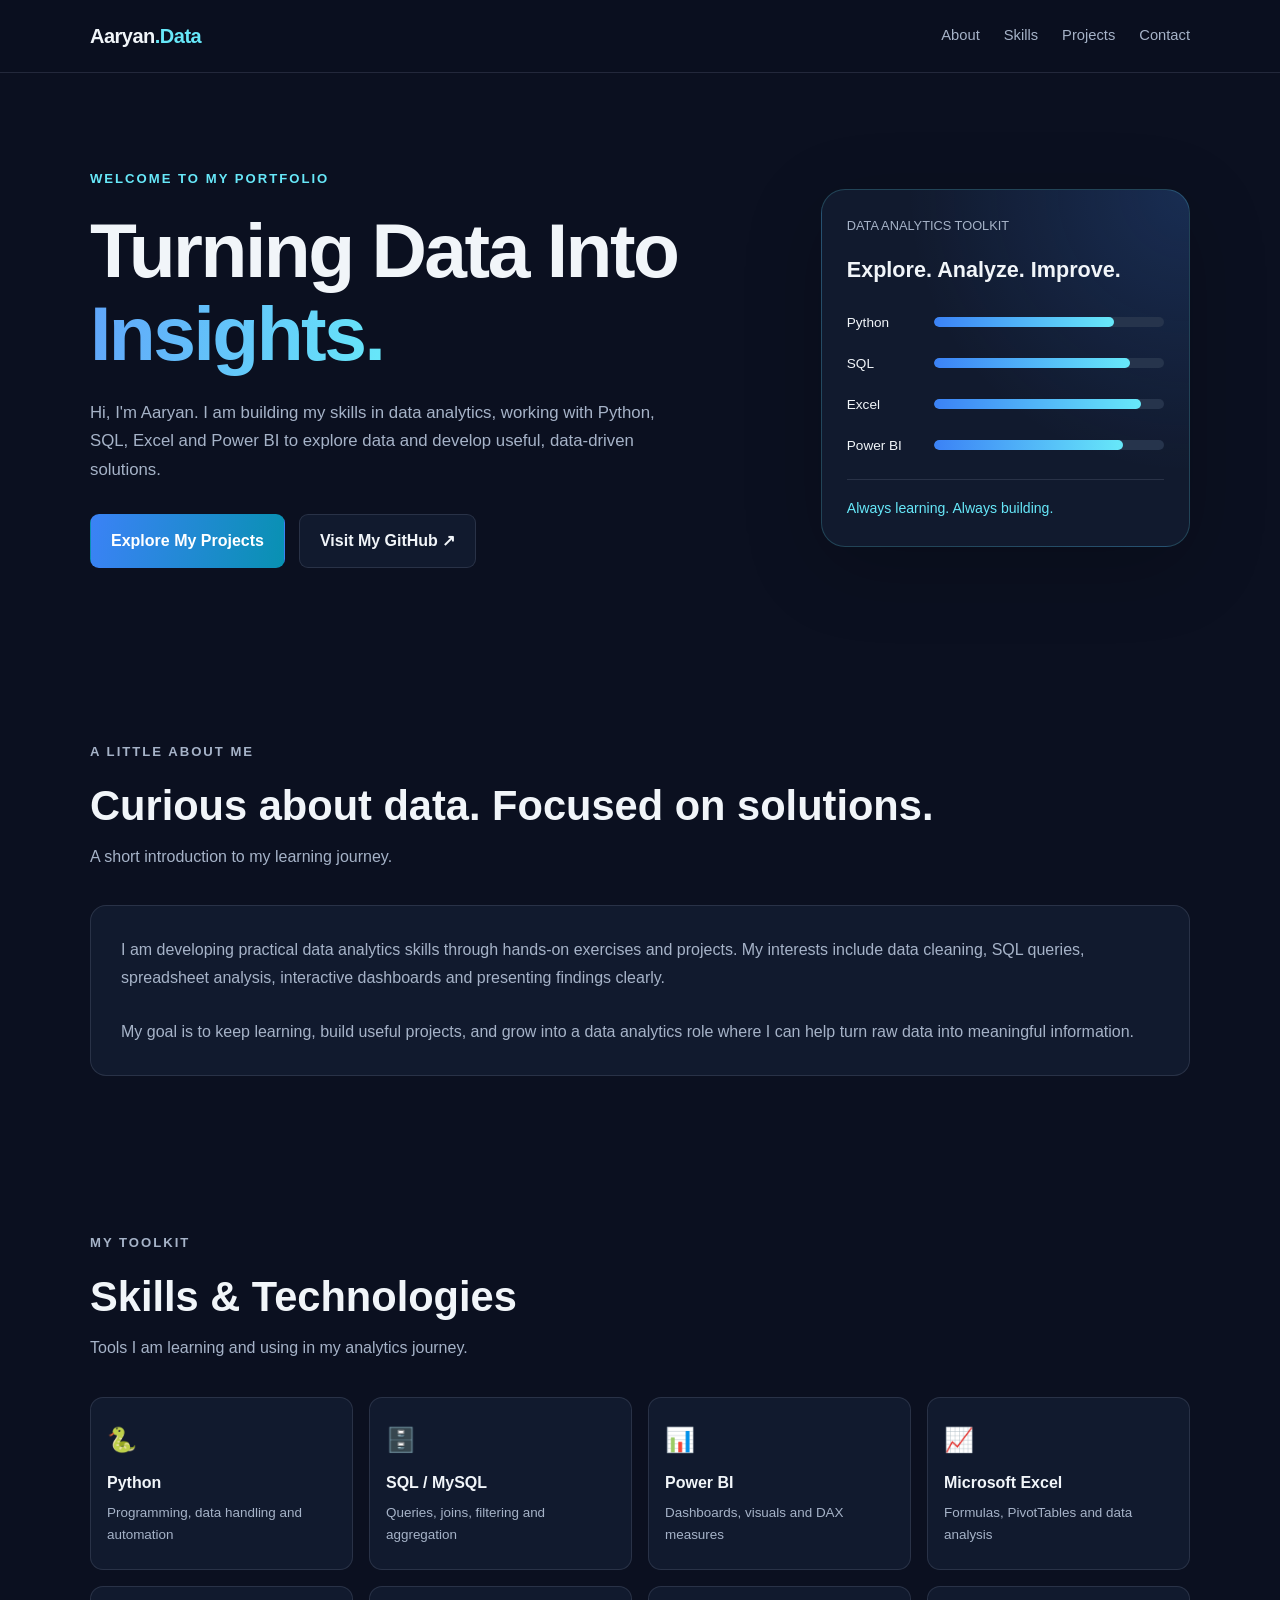
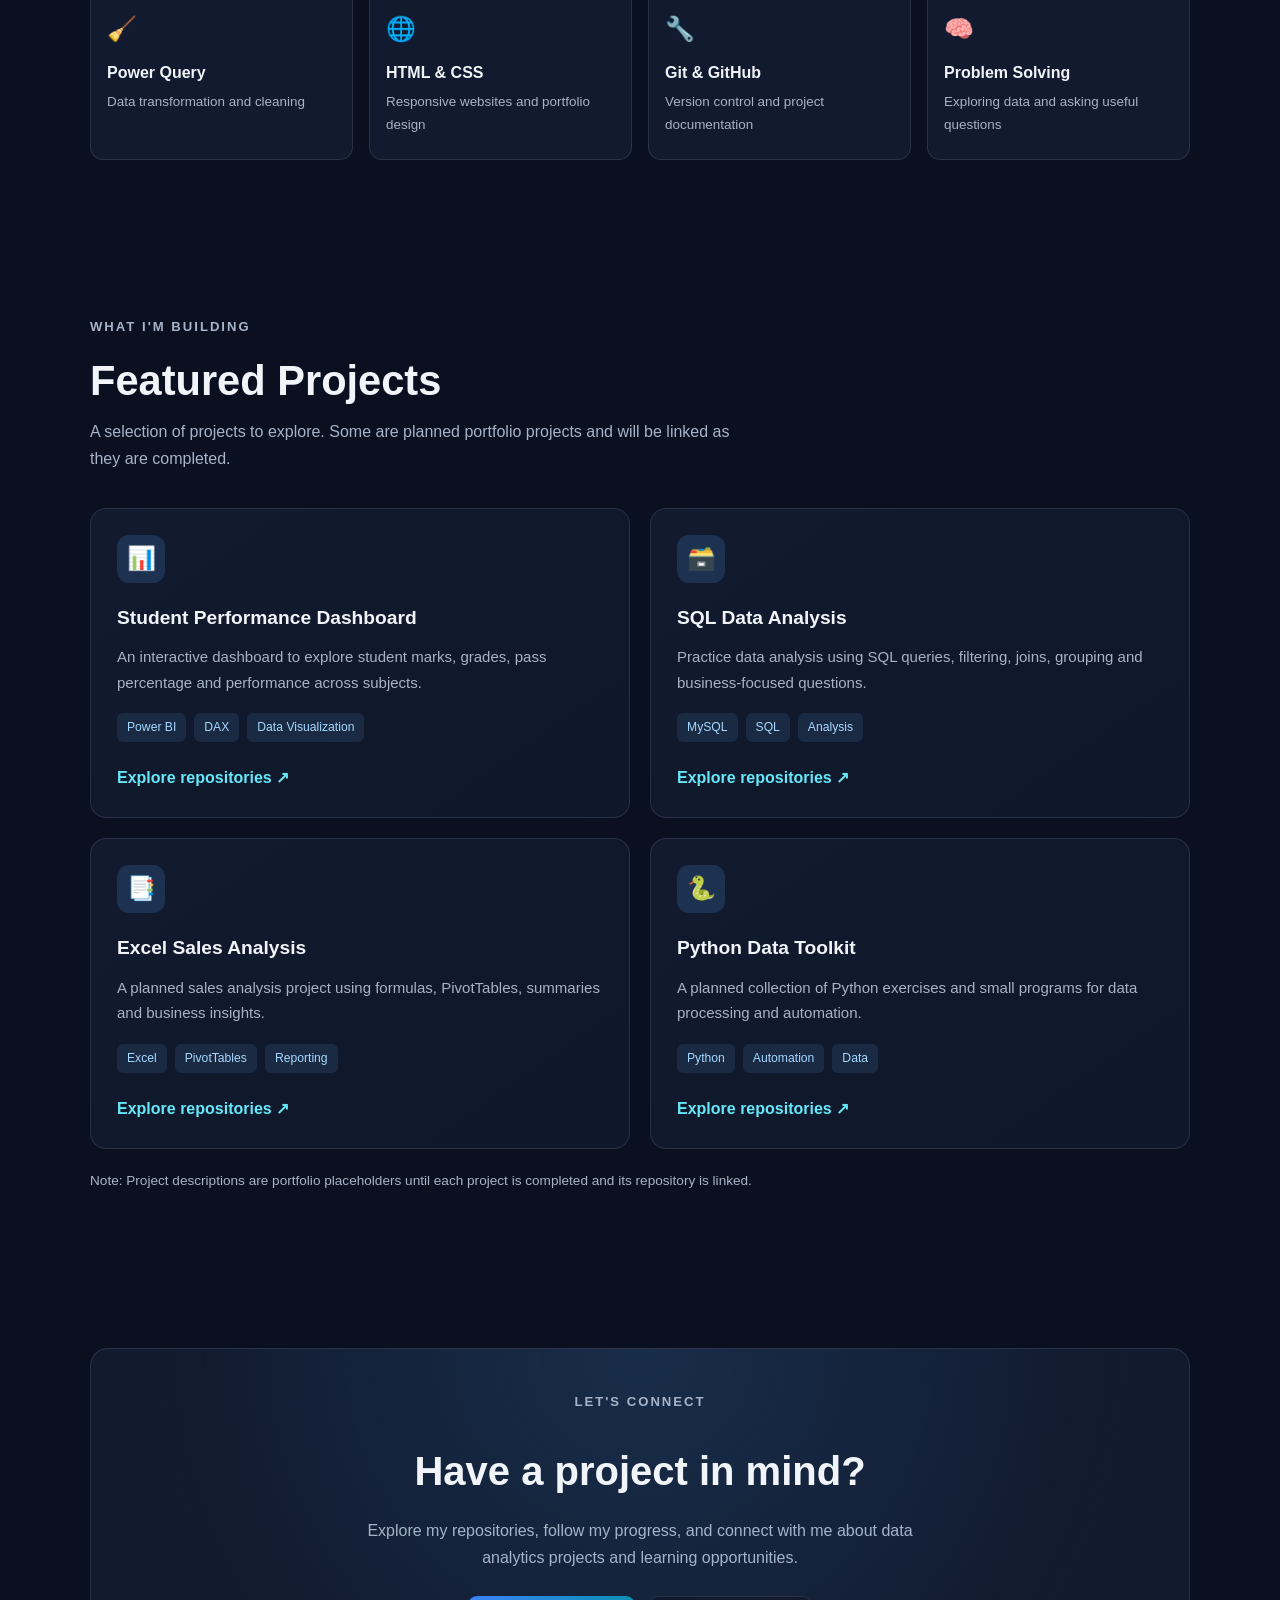
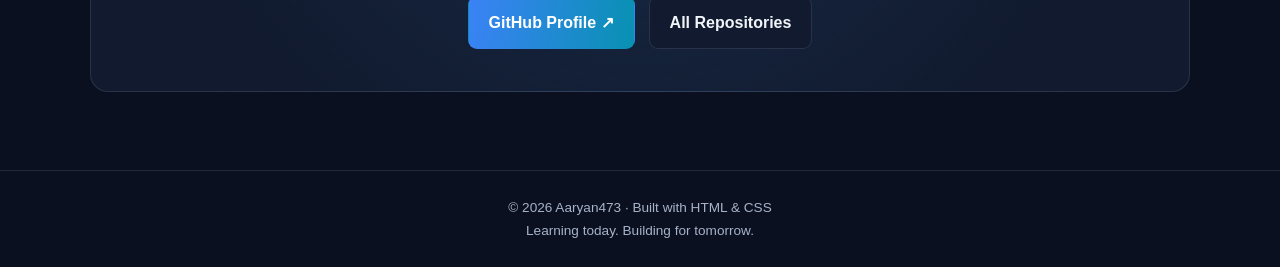
<file: index.html>
<!DOCTYPE html>
<html lang="en">
<head>
  <meta charset="UTF-8">
  <meta name="viewport" content="width=device-width, initial-scale=1.0">

  <title>Data Analyst Portfolio | Aaryan473</title>

  <meta name="description"
        content="Explore my data analytics portfolio featuring Python, SQL, Excel and Power BI projects.">

  <meta name="theme-color" content="#0b1020">

  <style>
    :root {
      --bg: #0b1020;
      --panel: #111a2e;
      --panel-light: #17233b;
      --text: #f1f5f9;
      --muted: #a6b3c8;
      --blue: #60a5fa;
      --cyan: #67e8f9;
      --border: rgba(148, 163, 184, 0.18);
    }

    * {
      margin: 0;
      padding: 0;
      box-sizing: border-box;
    }

    html {
      scroll-behavior: smooth;
      scroll-padding-top: 85px;
    }

    body {
      font-family: Arial, Helvetica, sans-serif;
      background: var(--bg);
      color: var(--text);
      line-height: 1.7;
    }

    a {
      color: inherit;
      text-decoration: none;
    }

    button, a {
      -webkit-tap-highlight-color: transparent;
    }

    button:focus-visible, a:focus-visible {
      outline: 2px solid var(--cyan);
      outline-offset: 4px;
    }

    .container {
      width: min(1100px, 90%);
      margin: auto;
    }

    header {
      position: sticky;
      top: 0;
      z-index: 10;
      background: rgba(11, 16, 32, 0.92);
      border-bottom: 1px solid var(--border);
      backdrop-filter: blur(14px);
    }

    nav {
      min-height: 72px;
      display: flex;
      align-items: center;
      justify-content: space-between;
      gap: 20px;
    }

    .logo {
      font-size: 1.25rem;
      font-weight: 800;
      letter-spacing: -0.5px;
    }

    .logo span {
      color: var(--cyan);
    }

    .nav-links {
      display: flex;
      flex-wrap: wrap;
      gap: 24px;
      color: var(--muted);
      font-size: 0.92rem;
    }

    .nav-links a:hover {
      color: var(--cyan);
    }

    .hero {
      min-height: 590px;
      display: grid;
      grid-template-columns: 1.3fr 0.7fr;
      align-items: center;
      gap: 45px;
      padding-top: 75px;
      padding-bottom: 75px;
    }

    .eyebrow {
      color: var(--cyan);
      font-size: 0.82rem;
      font-weight: 700;
      text-transform: uppercase;
      letter-spacing: 2px;
      margin-bottom: 18px;
    }

    h1 {
      font-size: clamp(2.7rem, 6vw, 4.8rem);
      line-height: 1.08;
      letter-spacing: -2.5px;
      margin-bottom: 24px;
    }

    h1 span {
      background: linear-gradient(100deg, var(--blue), var(--cyan));
      -webkit-background-clip: text;
      background-clip: text;
      color: transparent;
    }

    .hero-description {
      max-width: 600px;
      color: var(--muted);
      font-size: 1.05rem;
      margin-bottom: 30px;
    }

    .buttons {
      display: flex;
      flex-wrap: wrap;
      gap: 14px;
    }

    .btn {
      display: inline-flex;
      align-items: center;
      justify-content: center;
      padding: 12px 20px;
      border-radius: 9px;
      font-weight: 700;
      border: 1px solid var(--border);
      transition: transform 0.2s, background 0.2s;
    }

    .btn:hover {
      transform: translateY(-3px);
    }

    .btn-primary {
      background: linear-gradient(100deg, #3b82f6, #0891b2);
      color: white;
      border-color: transparent;
    }

    .btn-secondary {
      background: var(--panel);
    }

    .visual {
      position: relative;
      padding: 25px;
      border: 1px solid rgba(103, 232, 249, 0.2);
      border-radius: 24px;
      background:
        radial-gradient(circle at top right,
        rgba(59, 130, 246, 0.18), transparent 55%),
        var(--panel);
      box-shadow: 0 20px 80px rgba(0, 0, 0, 0.2);
    }

    .visual-label {
      color: var(--muted);
      font-size: 0.8rem;
      margin-bottom: 15px;
    }

    .visual h2 {
      font-size: 1.35rem;
      margin-bottom: 22px;
    }

    .bar-row {
      display: grid;
      grid-template-columns: 75px 1fr;
      align-items: center;
      gap: 12px;
      margin: 18px 0;
      font-size: 0.85rem;
    }

    .bar-track {
      height: 10px;
      border-radius: 20px;
      background: #26344c;
      overflow: hidden;
    }

    .bar {
      height: 100%;
      border-radius: 20px;
      background: linear-gradient(90deg, #3b82f6, #67e8f9);
      animation: grow 1.2s ease both;
      transform-origin: left;
    }

    @keyframes grow {
      from { transform: scaleX(0); }
      to { transform: scaleX(1); }
    }

    .visual-note {
      border-top: 1px solid var(--border);
      padding-top: 17px;
      margin-top: 22px;
      color: var(--cyan);
      font-size: 0.88rem;
    }

    section {
      padding: 78px 0;
    }

    .section-heading {
      margin-bottom: 35px;
    }

    .section-heading h2 {
      font-size: clamp(1.8rem, 4vw, 2.6rem);
      line-height: 1.2;
      margin-bottom: 12px;
    }

    .section-heading p {
      color: var(--muted);
      max-width: 650px;
    }

    .about-box {
      padding: 30px;
      background: var(--panel);
      border: 1px solid var(--border);
      border-radius: 16px;
      color: var(--muted);
    }

    .about-box strong {
      color: var(--text);
    }

    .skills-grid {
      display: grid;
      grid-template-columns: repeat(4, 1fr);
      gap: 16px;
    }

    .skill {
      padding: 22px 16px;
      border-radius: 13px;
      border: 1px solid var(--border);
      background: var(--panel);
      transition: border-color 0.2s, transform 0.2s;
    }

    .skill:hover {
      border-color: var(--blue);
      transform: translateY(-4px);
    }

    .skill .symbol {
      font-size: 1.5rem;
      margin-bottom: 9px;
    }

    .skill h3 {
      font-size: 1rem;
      margin-bottom: 5px;
    }

    .skill p {
      color: var(--muted);
      font-size: 0.84rem;
    }

    .project-grid {
      display: grid;
      grid-template-columns: repeat(2, minmax(0, 1fr));
      gap: 20px;
    }

    .project {
      padding: 26px;
      background: linear-gradient(145deg, var(--panel), #0f172a);
      border: 1px solid var(--border);
      border-radius: 16px;
      display: flex;
      flex-direction: column;
      align-items: flex-start;
      transition: transform 0.25s, border-color 0.25s;
    }

    .project:hover {
      transform: translateY(-5px);
      border-color: rgba(103, 232, 249, 0.5);
    }

    .project-icon {
      width: 48px;
      height: 48px;
      display: grid;
      place-items: center;
      border-radius: 12px;
      background: #1d3150;
      font-size: 1.45rem;
      margin-bottom: 19px;
    }

    .project h3 {
      font-size: 1.2rem;
      margin-bottom: 10px;
    }

    .project p {
      color: var(--muted);
      font-size: 0.94rem;
      margin-bottom: 18px;
    }

    .tags {
      display: flex;
      flex-wrap: wrap;
      gap: 8px;
      margin-bottom: 22px;
    }

    .tag {
      padding: 4px 10px;
      border-radius: 6px;
      background: #1a2a43;
      color: #a5d8ff;
      font-size: 0.76rem;
    }

    .project-link {
      color: var(--cyan);
      font-weight: 700;
      margin-top: auto;
    }

    .project-link:hover {
      text-decoration: underline;
    }

    .note {
      margin-top: 20px;
      color: var(--muted);
      font-size: 0.85rem;
    }

    .contact-box {
      text-align: center;
      padding: 42px 25px;
      border: 1px solid var(--border);
      border-radius: 18px;
      background:
        radial-gradient(circle at top, #182d4a, transparent 75%),
        var(--panel);
    }

    .contact-box h2 {
      font-size: clamp(1.8rem, 4vw, 2.5rem);
      margin-bottom: 12px;
    }

    .contact-box p {
      color: var(--muted);
      max-width: 580px;
      margin: 0 auto 24px;
    }

    footer {
      border-top: 1px solid var(--border);
      padding: 25px 0;
      color: var(--muted);
      font-size: 0.85rem;
      text-align: center;
    }

    .reveal {
      opacity: 0;
      transform: translateY(18px);
      transition: opacity 0.6s ease, transform 0.6s ease;
    }

    .reveal.visible {
      opacity: 1;
      transform: translateY(0);
    }

    @media (max-width: 760px) {
      nav {
        padding: 15px 0;
        align-items: flex-start;
        flex-direction: column;
      }

      .nav-links {
        gap: 14px;
        font-size: 0.85rem;
      }

      .hero {
        grid-template-columns: 1fr;
        gap: 35px;
        min-height: auto;
        padding-top: 65px;
        padding-bottom: 50px;
      }

      .skills-grid {
        grid-template-columns: repeat(2, minmax(0, 1fr));
      }

      .project-grid {
        grid-template-columns: 1fr;
      }

      section {
        padding: 55px 0;
      }

      h1 {
        letter-spacing: -1.5px;
      }
    }

    @media (prefers-reduced-motion: reduce) {
      *, *::before, *::after {
        scroll-behavior: auto !important;
        animation-duration: 0.01ms !important;
        transition-duration: 0.01ms !important;
      }

      .reveal {
        opacity: 1;
        transform: none;
      }
    }
  </style>
</head>

<body>

  <header>
    <nav class="container">
      <a class="logo" href="#home">Aaryan<span>.Data</span></a>

      <div class="nav-links">
        <a href="#about">About</a>
        <a href="#skills">Skills</a>
        <a href="#projects">Projects</a>
        <a href="#contact">Contact</a>
      </div>
    </nav>
  </header>

  <main>
    <section class="hero container" id="home">
      <div>
        <p class="eyebrow">Welcome to my portfolio</p>

        <h1>
          Turning Data Into
          <span>Insights.</span>
        </h1>

        <p class="hero-description">
          Hi, I'm Aaryan. I am building my skills in data analytics,
          working with Python, SQL, Excel and Power BI to explore data
          and develop useful, data-driven solutions.
        </p>

        <div class="buttons">
          <a class="btn btn-primary" href="#projects">
            Explore My Projects
          </a>

          <a class="btn btn-secondary"
             href="https://github.com/Aaryan473"
             target="_blank"
             rel="noopener noreferrer">
            Visit My GitHub ↗
          </a>
        </div>
      </div>

      <div class="visual">
        <p class="visual-label">DATA ANALYTICS TOOLKIT</p>
        <h2>Explore. Analyze. Improve.</h2>

        <div class="bar-row">
          <span>Python</span>
          <div class="bar-track">
            <div class="bar" style="width: 78%"></div>
          </div>
        </div>

        <div class="bar-row">
          <span>SQL</span>
          <div class="bar-track">
            <div class="bar" style="width: 85%"></div>
          </div>
        </div>

        <div class="bar-row">
          <span>Excel</span>
          <div class="bar-track">
            <div class="bar" style="width: 90%"></div>
          </div>
        </div>

        <div class="bar-row">
          <span>Power BI</span>
          <div class="bar-track">
            <div class="bar" style="width: 82%"></div>
          </div>
        </div>

        <p class="visual-note">
          Always learning. Always building.
        </p>
      </div>
    </section>

    <section id="about">
      <div class="container reveal">
        <div class="section-heading">
          <p class="eyebrow">A little about me</p>
          <h2>Curious about data. Focused on solutions.</h2>
          <p>A short introduction to my learning journey.</p>
        </div>

        <div class="about-box">
          I am developing practical data analytics skills through
          hands-on exercises and projects. My interests include
          data cleaning, SQL queries, spreadsheet analysis,
          interactive dashboards and presenting findings clearly.

          <br><br>

          My goal is to keep learning, build useful projects,
          and grow into a data analytics role where I can help
          turn raw data into meaningful information.
        </div>
      </div>
    </section>

    <section id="skills">
      <div class="container reveal">
        <div class="section-heading">
          <p class="eyebrow">My toolkit</p>
          <h2>Skills & Technologies</h2>
          <p>Tools I am learning and using in my analytics journey.</p>
        </div>

        <div class="skills-grid">
          <article class="skill">
            <div class="symbol">🐍</div>
            <h3>Python</h3>
            <p>Programming, data handling and automation</p>
          </article>

          <article class="skill">
            <div class="symbol">🗄️</div>
            <h3>SQL / MySQL</h3>
            <p>Queries, joins, filtering and aggregation</p>
          </article>

          <article class="skill">
            <div class="symbol">📊</div>
            <h3>Power BI</h3>
            <p>Dashboards, visuals and DAX measures</p>
          </article>

          <article class="skill">
            <div class="symbol">📈</div>
            <h3>Microsoft Excel</h3>
            <p>Formulas, PivotTables and data analysis</p>
          </article>

          <article class="skill">
            <div class="symbol">🧹</div>
            <h3>Power Query</h3>
            <p>Data transformation and cleaning</p>
          </article>

          <article class="skill">
            <div class="symbol">🌐</div>
            <h3>HTML & CSS</h3>
            <p>Responsive websites and portfolio design</p>
          </article>

          <article class="skill">
            <div class="symbol">🔧</div>
            <h3>Git & GitHub</h3>
            <p>Version control and project documentation</p>
          </article>

          <article class="skill">
            <div class="symbol">🧠</div>
            <h3>Problem Solving</h3>
            <p>Exploring data and asking useful questions</p>
          </article>
        </div>
      </div>
    </section>

    <section id="projects">
      <div class="container reveal">
        <div class="section-heading">
          <p class="eyebrow">What I'm building</p>
          <h2>Featured Projects</h2>
          <p>
            A selection of projects to explore. Some are planned
            portfolio projects and will be linked as they are completed.
          </p>
        </div>

        <div class="project-grid">
          <article class="project">
            <div class="project-icon">📊</div>
            <h3>Student Performance Dashboard</h3>
            <p>
              An interactive dashboard to explore student marks,
              grades, pass percentage and performance across subjects.
            </p>
            <div class="tags">
              <span class="tag">Power BI</span>
              <span class="tag">DAX</span>
              <span class="tag">Data Visualization</span>
            </div>
            <a class="project-link"
               href="https://github.com/Aaryan473?tab=repositories">
              Explore repositories ↗
            </a>
          </article>

          <article class="project">
            <div class="project-icon">🗃️</div>
            <h3>SQL Data Analysis</h3>
            <p>
              Practice data analysis using SQL queries, filtering,
              joins, grouping and business-focused questions.
            </p>
            <div class="tags">
              <span class="tag">MySQL</span>
              <span class="tag">SQL</span>
              <span class="tag">Analysis</span>
            </div>
            <a class="project-link"
               href="https://github.com/Aaryan473?tab=repositories">
              Explore repositories ↗
            </a>
          </article>

          <article class="project">
            <div class="project-icon">📑</div>
            <h3>Excel Sales Analysis</h3>
            <p>
              A planned sales analysis project using formulas,
              PivotTables, summaries and business insights.
            </p>
            <div class="tags">
              <span class="tag">Excel</span>
              <span class="tag">PivotTables</span>
              <span class="tag">Reporting</span>
            </div>
            <a class="project-link"
               href="https://github.com/Aaryan473?tab=repositories">
              Explore repositories ↗
            </a>
          </article>

          <article class="project">
            <div class="project-icon">🐍</div>
            <h3>Python Data Toolkit</h3>
            <p>
              A planned collection of Python exercises and small
              programs for data processing and automation.
            </p>
            <div class="tags">
              <span class="tag">Python</span>
              <span class="tag">Automation</span>
              <span class="tag">Data</span>
            </div>
            <a class="project-link"
               href="https://github.com/Aaryan473?tab=repositories">
              Explore repositories ↗
            </a>
          </article>
        </div>

        <p class="note">
          Note: Project descriptions are portfolio placeholders until
          each project is completed and its repository is linked.
        </p>
      </div>
    </section>

    <section id="contact">
      <div class="container reveal">
        <div class="contact-box">
          <p class="eyebrow">Let's connect</p>
          <h2>Have a project in mind?</h2>
          <p>
            Explore my repositories, follow my progress,
            and connect with me about data analytics projects
            and learning opportunities.
          </p>

          <div class="buttons" style="justify-content: center">
            <a class="btn btn-primary"
               href="https://github.com/Aaryan473"
               target="_blank"
               rel="noopener noreferrer">
              GitHub Profile ↗
            </a>

            <a class="btn btn-secondary"
               href="https://github.com/Aaryan473?tab=repositories"
               target="_blank"
               rel="noopener noreferrer">
              All Repositories
            </a>
          </div>
        </div>
      </div>
    </section>
  </main>

  <footer>
    <div class="container">
      <p>
        © <span id="year"></span> Aaryan473 · Built with HTML & CSS
      </p>
      <p>Learning today. Building for tomorrow.</p>
    </div>
  </footer>

  <script>
    document.getElementById("year").textContent =
      new Date().getFullYear();

    const sections = document.querySelectorAll(".reveal");

    if ("IntersectionObserver" in window) {
      const observer = new IntersectionObserver((entries) => {
        entries.forEach((entry) => {
          if (entry.isIntersecting) {
            entry.target.classList.add("visible");
            observer.unobserve(entry.target);
          }
        });
      }, { threshold: 0.12 });

      sections.forEach((section) => observer.observe(section));
    } else {
      sections.forEach((section) => section.classList.add("visible"));
    }
  </script>

</body>
</html>
</file>
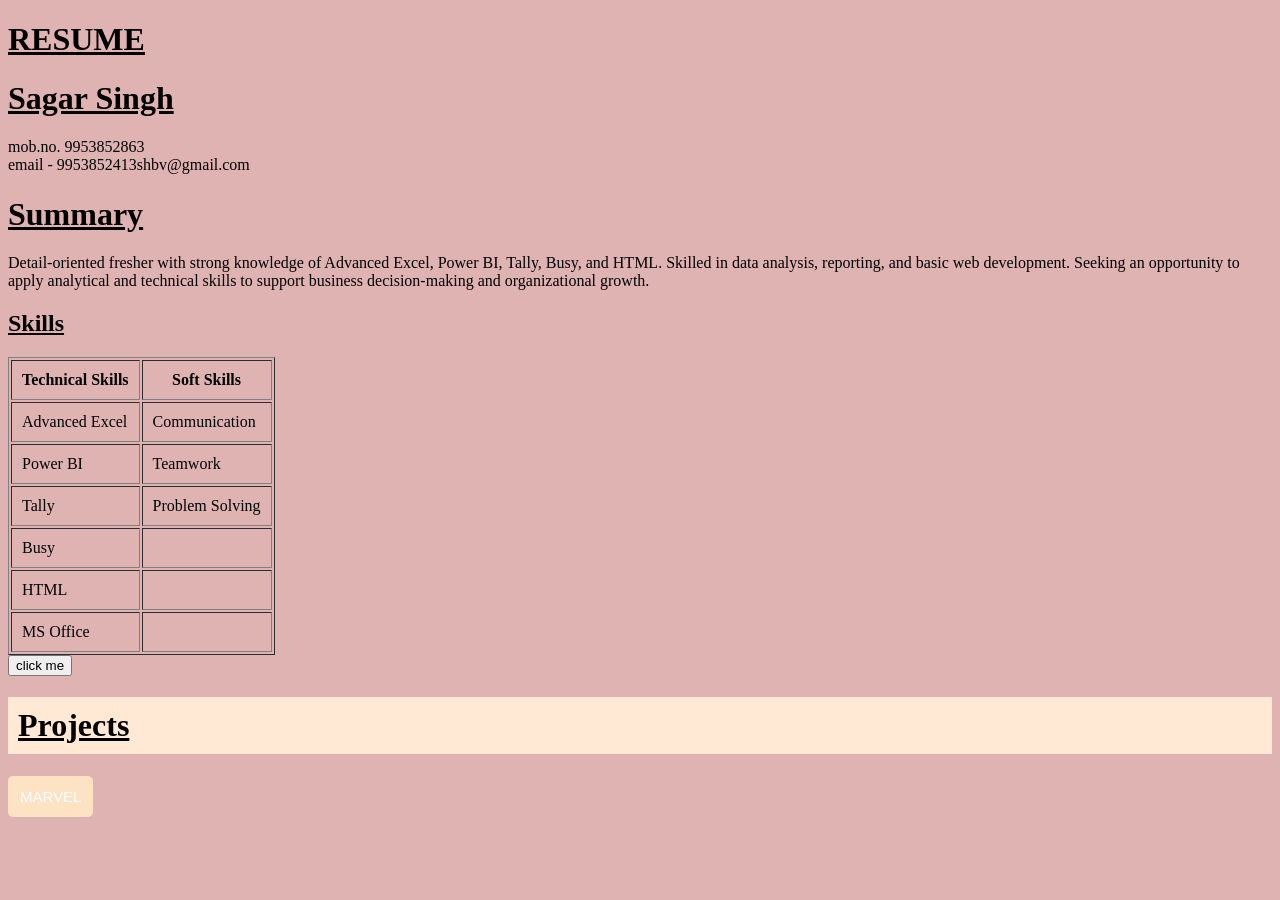
<file: MY RESUME.html>
<!DOCTYPE html>
<html lang="en" xmlns="http://www.w3.org/1999/html">
<head>
    <meta charset="UTF-8">
    <title>RESUME</title>
    <link rel="stylesheet" href="../cd.css">
</head>
<body>

<h1 id="myHeader">RESUME</h1>

<h1> Sagar Singh</h1>
<p>
mob.no. 9953852863 <br>
email - 9953852413shbv@gmail.com
</p>

<h1>Summary</h1>
<p>
Detail-oriented fresher with strong knowledge of Advanced Excel, Power BI, Tally, Busy, and HTML.
Skilled in data analysis, reporting, and basic web development. Seeking an opportunity to apply analytical
and technical skills to support business decision-making and organizational growth.
</p>

<section class="skills">
<h1>Skills</h1>

<table border="1" cellpadding="10">
    <tr>
        <th>Technical Skills</th>
        <th>Soft Skills</th>
    </tr>
    <tr>
        <td>Advanced Excel</td>
        <td>Communication</td>
    </tr>
    <tr>
        <td>Power BI</td>
        <td>Teamwork</td>
    </tr>
    <tr>
        <td>Tally</td>
        <td>Problem Solving</td>
    </tr>
    <tr>
        <td>Busy</td>
        <td></td>
    </tr>
    <tr>
        <td>HTML</td>
        <td></td>
    </tr>
    <tr>
        <td>MS Office</td>
        <td></td>
    </tr>
</table>

</section>
<button> click me </button>

<h1 class="city">Projects</h1>
<a href="https://www.marvel.com" target="_blank">
<button class="testbtn">MARVEL </button>
</a>

</body>
</html>
</file>
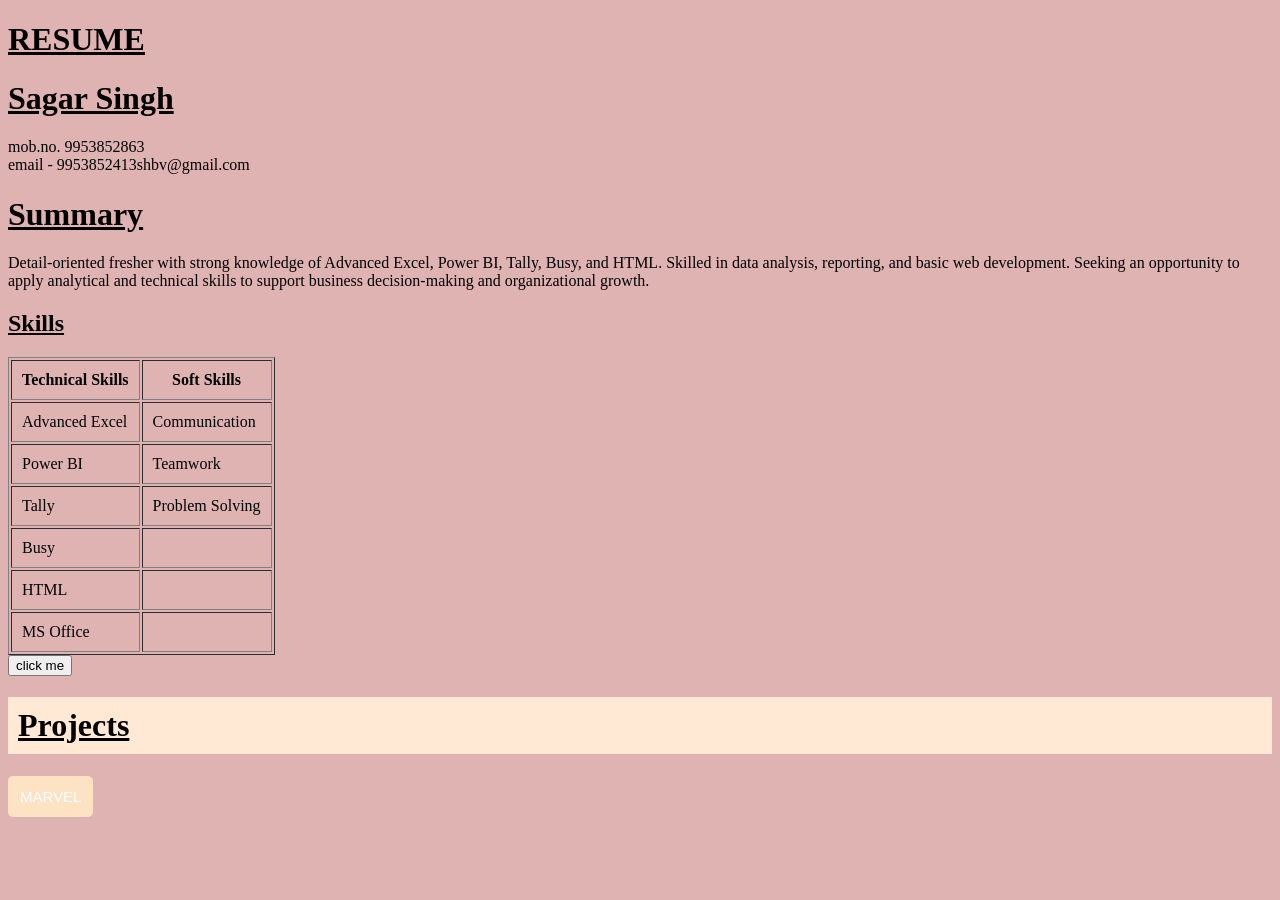
<file: RESUME.html>
<!DOCTYPE html>
<html lang="en" xmlns="http://www.w3.org/1999/html">
<head>
    <meta charset="UTF-8">
    <title>RESUME</title>
    <link rel="stylesheet" href="../cd.css">
</head>
<body>

<h1 id="myHeader">RESUME</h1>

<h1> Sagar Singh</h1>
<p>
mob.no. 9953852863 <br>
email - 9953852413shbv@gmail.com
</p>

<h1>Summary</h1>
<p>
Detail-oriented fresher with strong knowledge of Advanced Excel, Power BI, Tally, Busy, and HTML.
Skilled in data analysis, reporting, and basic web development. Seeking an opportunity to apply analytical
and technical skills to support business decision-making and organizational growth.
</p>

<section class="skills">
<h1>Skills</h1>

<table border="1" cellpadding="10">
    <tr>
        <th>Technical Skills</th>
        <th>Soft Skills</th>
    </tr>
    <tr>
        <td>Advanced Excel</td>
        <td>Communication</td>
    </tr>
    <tr>
        <td>Power BI</td>
        <td>Teamwork</td>
    </tr>
    <tr>
        <td>Tally</td>
        <td>Problem Solving</td>
    </tr>
    <tr>
        <td>Busy</td>
        <td></td>
    </tr>
    <tr>
        <td>HTML</td>
        <td></td>
    </tr>
    <tr>
        <td>MS Office</td>
        <td></td>
    </tr>
</table>

</section>
<button> click me </button>

<h1 class="city">Projects</h1>
<a href="https://www.marvel.com" target="_blank">
<button class="testbtn">MARVEL </button>
</a>

</body>
</html>
</file>
<file: cd.css>
#myheader{background-color: aqua; text-align: center; padding: 20px; }
div.mycontainer { width:60%; overflow:auto;}
div.mycontainer div {width:25%; float:left;}
.testbtn {background-color: #FEE2C4; color: white; font-size: 15px; padding:12px; border: none; border-radius: 5px; cursor: pointer;}
.city {background-color: #FFE9D4; color: black; padding: 10px;}
.testbtn:hover {background-color: #059862;}
body {background-color: hsla(0, 100%, 30%, 0.3);;}
h1 {text-align: left; color: black; font-weight: bold; text-decoration: underline;}
h1 {text-align: left; color: black; font-weight: bold; text-decoration: underline;}
h2 {color: black; text-align: left; text-decoration: underline;}
h3 { color: black; text-align: left; text-decoration: underline;}
h4 {color: black; text-align: left; text-decoration: underline;}
h5 {color: black; text-align: left; text-decoration: underline;}
h6 {color: black; text-align: left; text-decoration: underline;}

p{color: darkblue; text-align: left; font-weight: inherit;}
p {color: black; text-align: left; font-weight: inherit;}
</file>
